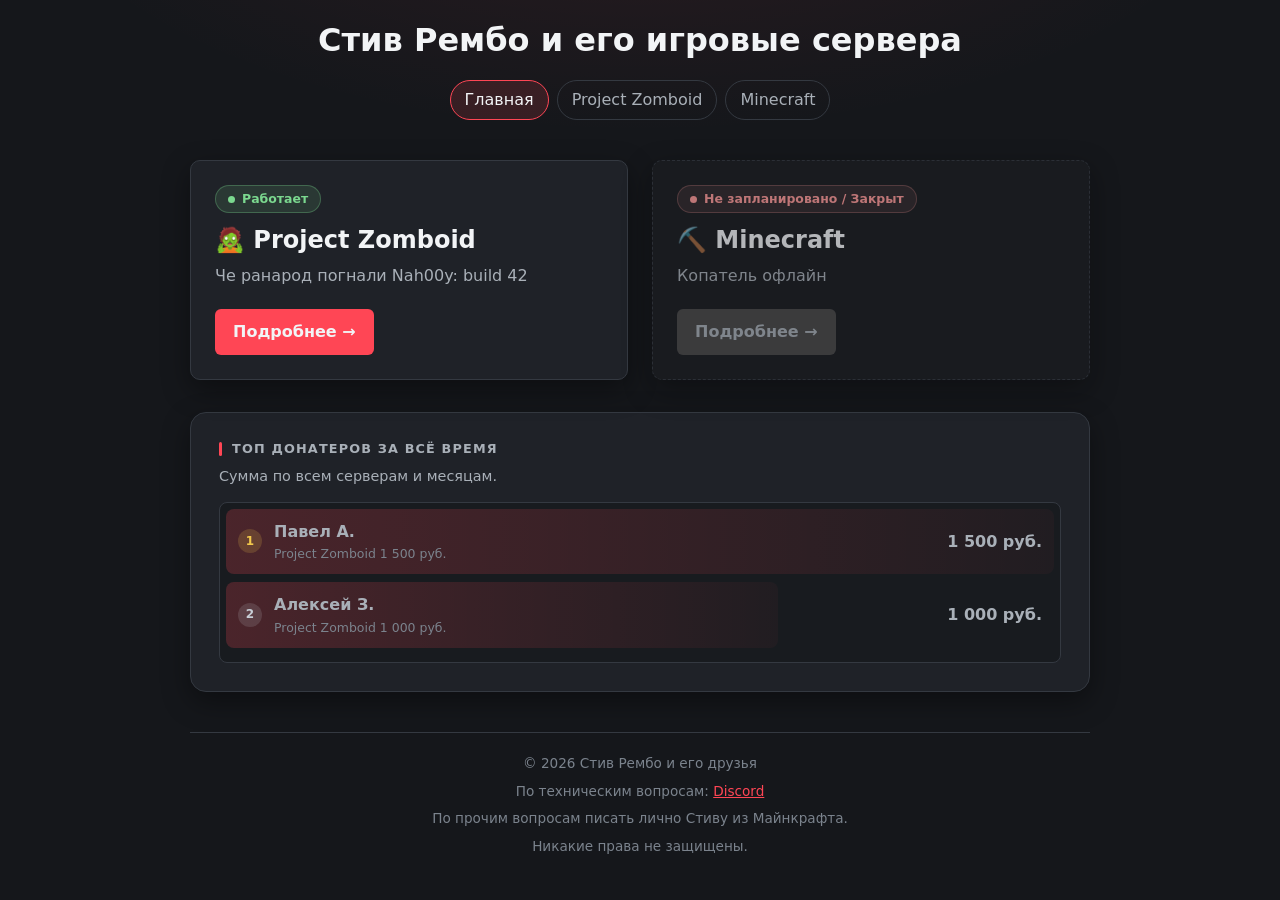
<file: index.html>
<!DOCTYPE html>
<html lang="ru">
<head>
    <meta charset="UTF-8">
    <meta name="viewport" content="width=device-width, initial-scale=1.0">
    <title>Стив Рембо и его игровые сервера</title>
    <link rel="icon" href="favicon.svg" type="image/svg+xml">
    <link rel="stylesheet" href="css/styles.css">
</head>
<body data-page="index">

<div class="container">
    <header class="site-header">
        <h1>Стив Рембо и его игровые сервера</h1>

        <nav class="site-nav" data-role="site-nav" aria-label="Основная навигация"></nav>
    </header>

    <main>
        <section class="game-grid" data-role="game-grid" aria-label="Список игровых серверов"></section>

        <!-- Общий топ донатеров: сумма по всем играм и месяцам -->
        <section class="server-card home-top" data-role="global-top" aria-labelledby="home-donators-title" hidden>
            <div class="section-head">
                <h2 class="section-title" id="home-donators-title">Топ донатеров за всё время</h2>
            </div>
            <p class="note">Сумма по всем серверам и месяцам.</p>
            <div class="donators-list" data-role="global-donators"></div>
        </section>

        <noscript>
            <p class="note">Для отображения списка игр включите JavaScript.</p>
        </noscript>
    </main>

    <footer class="site-footer" data-role="site-footer"></footer>
</div>

<!-- Шаблон карточки игры на главной -->
<template id="game-card-template">
    <article class="game-card">
        <span class="status-badge" data-role="card-status"></span>
        <h2><a data-role="card-link"></a></h2>
        <p class="placeholder" data-role="card-description"></p>
        <a class="button" data-role="card-button">Подробнее →</a>
    </article>
</template>

<script src="data/games.js" defer></script>
<script src="data/donations.js" defer></script>
<script src="js/footer.js" defer></script>
<script src="js/main.js" defer></script>
</body>
</html>
</file>
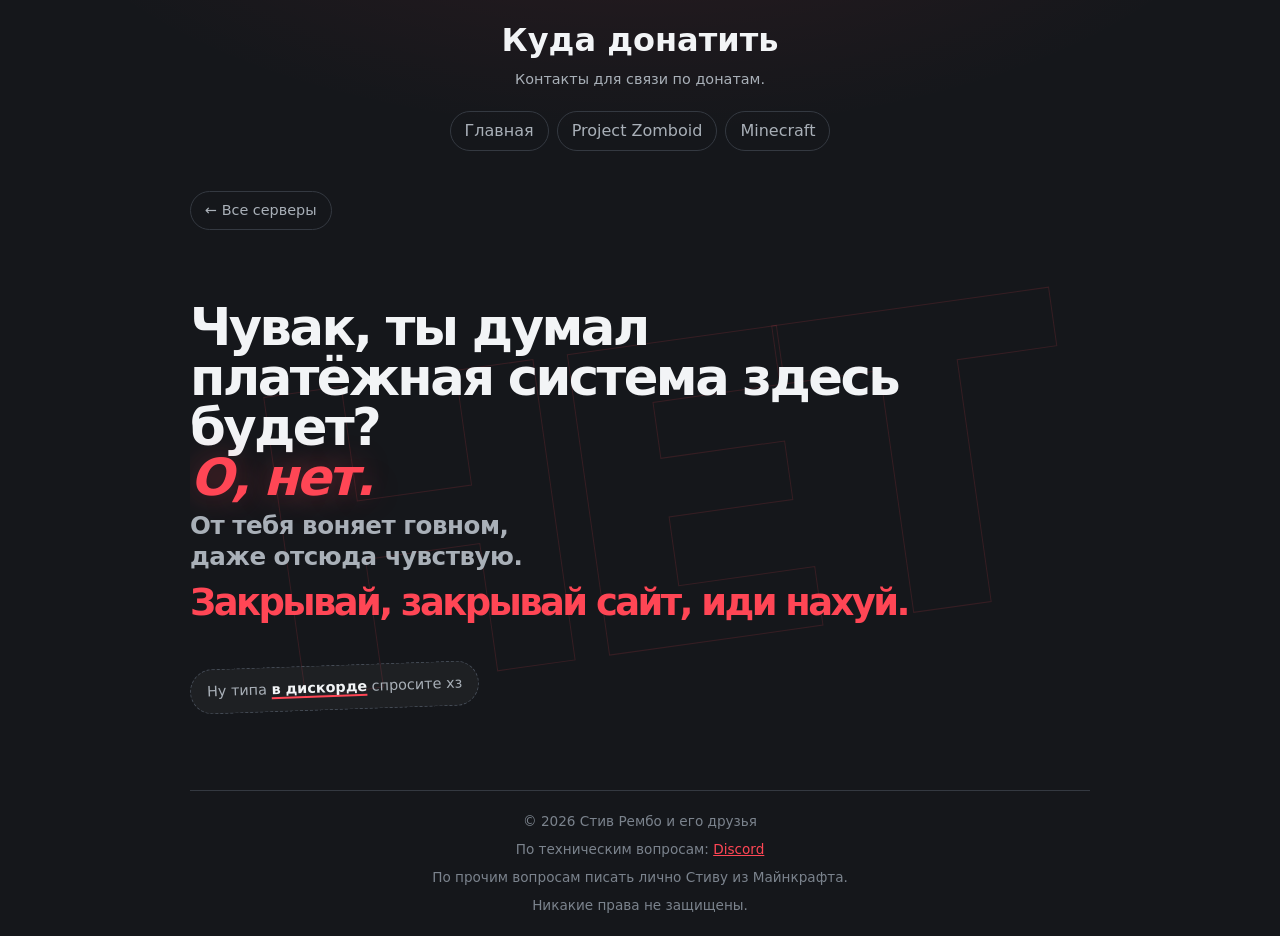
<file: contacts.html>
<!DOCTYPE html>
<html lang="ru">
<head>
    <meta charset="UTF-8">
    <meta name="viewport" content="width=device-width, initial-scale=1.0">
    <title>Куда донатить — Стив Рембо и его друзья</title>
    <link rel="icon" href="favicon.svg" type="image/svg+xml">
    <link rel="stylesheet" href="css/styles.css">
</head>
<body data-page="contacts">

<div class="container">
    <header class="site-header">
        <h1>Куда донатить</h1>
        <p class="note">Контакты для связи по донатам.</p>

        <nav class="site-nav" data-role="site-nav" aria-label="Основная навигация"></nav>
    </header>

    <main>
        <a class="back-link" href="index.html">← Все серверы</a>

        <article class="contacts-hero">
            <h2 class="contacts-hero__title">
                <span class="contacts-hero__line">Чувак, ты думал</span>
                <span class="contacts-hero__line">платёжная система здесь будет?</span>
                <span class="contacts-hero__line contacts-hero__line--no">О, нет.</span>
                <span class="contacts-hero__line contacts-hero__line--aside">От тебя воняет говном,<br>даже отсюда чувствую.</span>
                <span class="contacts-hero__line contacts-hero__line--shout">Закрывай, закрывай сайт, иди нахуй.</span>
            </h2>

            <p class="contacts-hero__caption">Ну типа <a href="https://discord.com/users/264851238267518977" target="_blank" rel="noopener noreferrer">в дискорде</a> спросите хз</p>
        </article>
    </main>

    <footer class="site-footer" data-role="site-footer"></footer>
</div>

<script src="data/games.js" defer></script>
<script src="js/footer.js" defer></script>
<script src="js/main.js" defer></script>
</body>
</html>
</file>
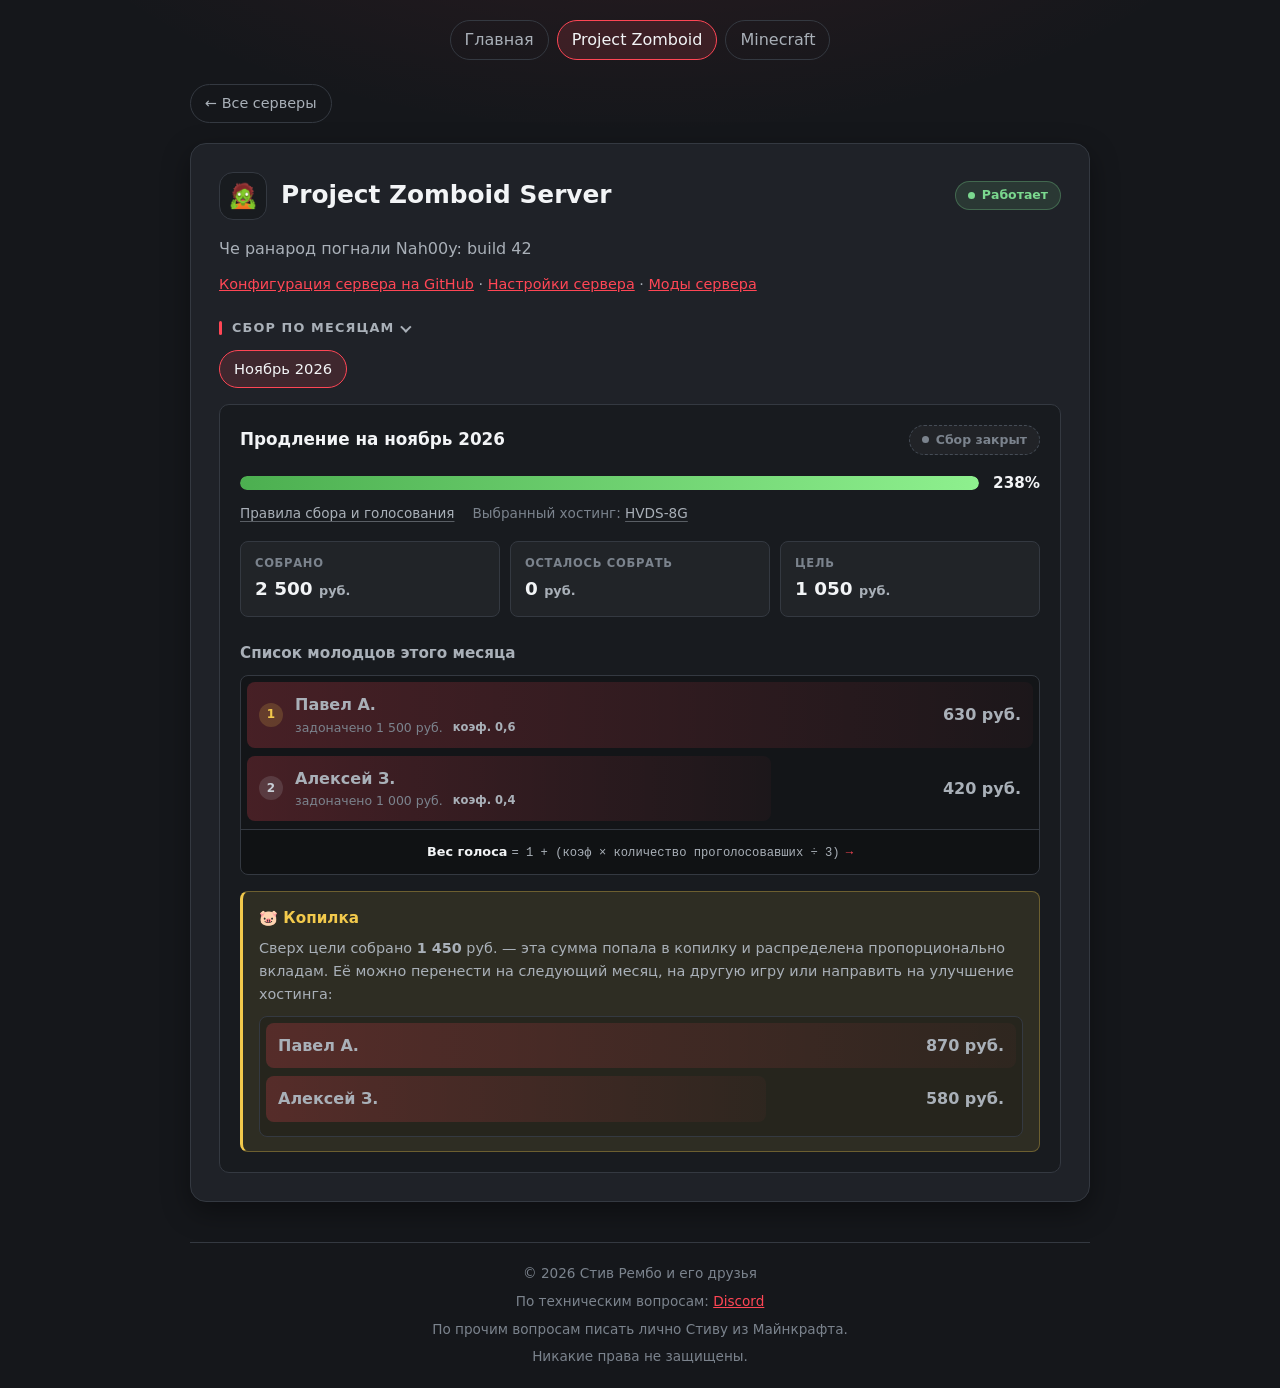
<file: game.html>
<!DOCTYPE html>
<html lang="ru">
<head>
    <meta charset="UTF-8">
    <meta name="viewport" content="width=device-width, initial-scale=1.0">
    <title>Игра — Стив Рембо и его друзья</title>
    <link rel="icon" href="favicon.svg" type="image/svg+xml">
    <link rel="stylesheet" href="css/styles.css">
</head>
<body data-page="game">

<div class="container">
    <header class="site-header">
        <nav class="site-nav" data-role="site-nav" aria-label="Основная навигация"></nav>
    </header>

    <main>
        <a class="back-link" href="index.html">← Все серверы</a>

        <div class="note game-error" data-role="game-error" hidden>
            <h1>Игра не найдена</h1>
            <p>Такой игры нет. <a href="index.html">Вернуться на главную</a>.</p>
        </div>

        <!-- Шаблон страницы игры: статика из data/games.js,
             сборы — из data/donations.js -->
        <article class="server-card" data-role="game-page" data-fund-widget hidden>
            <header class="server-card__header">
                <h1 class="server-card__title">
                    <span class="server-card__emoji" data-role="game-emoji" aria-hidden="true"></span>
                    <span class="server-card__name" data-role="game-card-title"></span>
                </h1>
                <span class="status-badge" data-role="game-status"></span>
            </header>

            <p class="server-card__description placeholder" data-role="game-description">[Заполнить: краткое описание сервера]</p>

            <!-- Ссылки на актуальные данные сервера в его репозитории -->
            <p class="note game-sources" data-role="game-sources" hidden></p>

            <!-- Сбор по месяцам -->
            <section class="fund-section" data-role="monthly-block">
                <div class="section-head">
                    <h2 class="section-title" id="game-monthly-title">
                        <button class="section-toggle" type="button" id="game-monthly-toggle"
                                data-role="section-toggle" aria-expanded="true"
                                aria-controls="game-monthly-body">
                            Сбор по месяцам
                        </button>
                    </h2>
                </div>

                <div class="section-body" id="game-monthly-body" role="region"
                     aria-labelledby="game-monthly-toggle">
                    <div class="month-tabs" role="tablist" aria-label="Выбор месяца" data-role="month-tabs"></div>

                    <div class="month-panel" id="game-month-panel" role="tabpanel" data-role="month-panel">
                        <div class="month-panel__head">
                            <h3 data-role="month-title">—</h3>
                            <span class="collect-state" data-role="month-state"></span>
                        </div>

                        <div class="progress-row">
                            <div class="progress-bar"
                                 data-role="month-progress-bar"
                                 role="progressbar"
                                 aria-label="Сбор за выбранный месяц"
                                 aria-valuemin="0"
                                 aria-valuemax="0"
                                 aria-valuenow="0">
                                <div class="progress-fill" data-role="month-progress-fill"></div>
                            </div>
                            <span class="progress-percent" data-role="month-progress-percent" aria-hidden="true"></span>
                        </div>

                        <div class="progress-hints">
                            <a class="progress-hint progress-hint--primary" href="contacts.html"
                               data-role="month-donate-link">
                                Как задонатить?
                            </a>
                            <a class="progress-hint" href="rules.html">
                                Правила сбора и голосования
                            </a>
                            <span class="hosting-hint" data-role="game-hosting" hidden>
                                Выбранный хостинг:
                                <a class="progress-hint" data-role="game-hosting-link"></a>
                            </span>
                        </div>

                        <dl class="fund-stats">
                            <div class="fund-stat">
                                <dt>Собрано</dt>
                                <dd><strong data-role="month-collected">0</strong> <span class="unit">руб.</span></dd>
                            </div>
                            <div class="fund-stat">
                                <dt>Осталось собрать</dt>
                                <dd><strong data-role="month-remaining">0</strong> <span class="unit" data-role="month-remaining-unit">руб.</span></dd>
                            </div>
                            <div class="fund-stat">
                                <dt>Цель</dt>
                                <dd><strong data-role="month-target">0</strong> <span class="unit" data-role="month-target-unit">руб.</span></dd>
                            </div>
                        </dl>

                        <p class="note month-pending-note" data-role="month-pending-note" hidden>
                            Цель на этот месяц ещё не задана.
                        </p>

                        <h4 class="month-panel__subtitle">Список молодцов этого месяца</h4>
                        <div class="donators-list" data-role="month-donators">
                            <p class="empty-state">Загрузка...</p>
                        </div>

                        <div class="piggy-block" data-role="month-piggy" hidden>
                            <h4 class="piggy-block__title">🐷 Копилка</h4>
                            <p class="note">
                                Сверх цели собрано <strong data-role="month-piggy-total">0</strong> руб. — эта сумма попала в копилку и распределена пропорционально вкладам. Её можно перенести на следующий месяц, на другую игру или направить на улучшение хостинга:
                            </p>
                            <div class="donators-list" data-role="month-piggy-list"></div>
                        </div>
                    </div>
                </div>
            </section>

            <p class="note fund-empty" data-role="fund-empty" hidden>
                Сборы ещё не открыты. Как только появится цель на месяц, здесь появятся прогресс и список донатеров.
            </p>
        </article>

        <noscript>
            <p class="note">Для отображения страницы игры включите JavaScript.</p>
        </noscript>
    </main>

    <footer class="site-footer" data-role="site-footer"></footer>
</div>

<script src="data/games.js" defer></script>
<script src="data/donations.js" defer></script>
<script src="js/footer.js" defer></script>
<script src="js/main.js" defer></script>
</body>
</html>
</file>
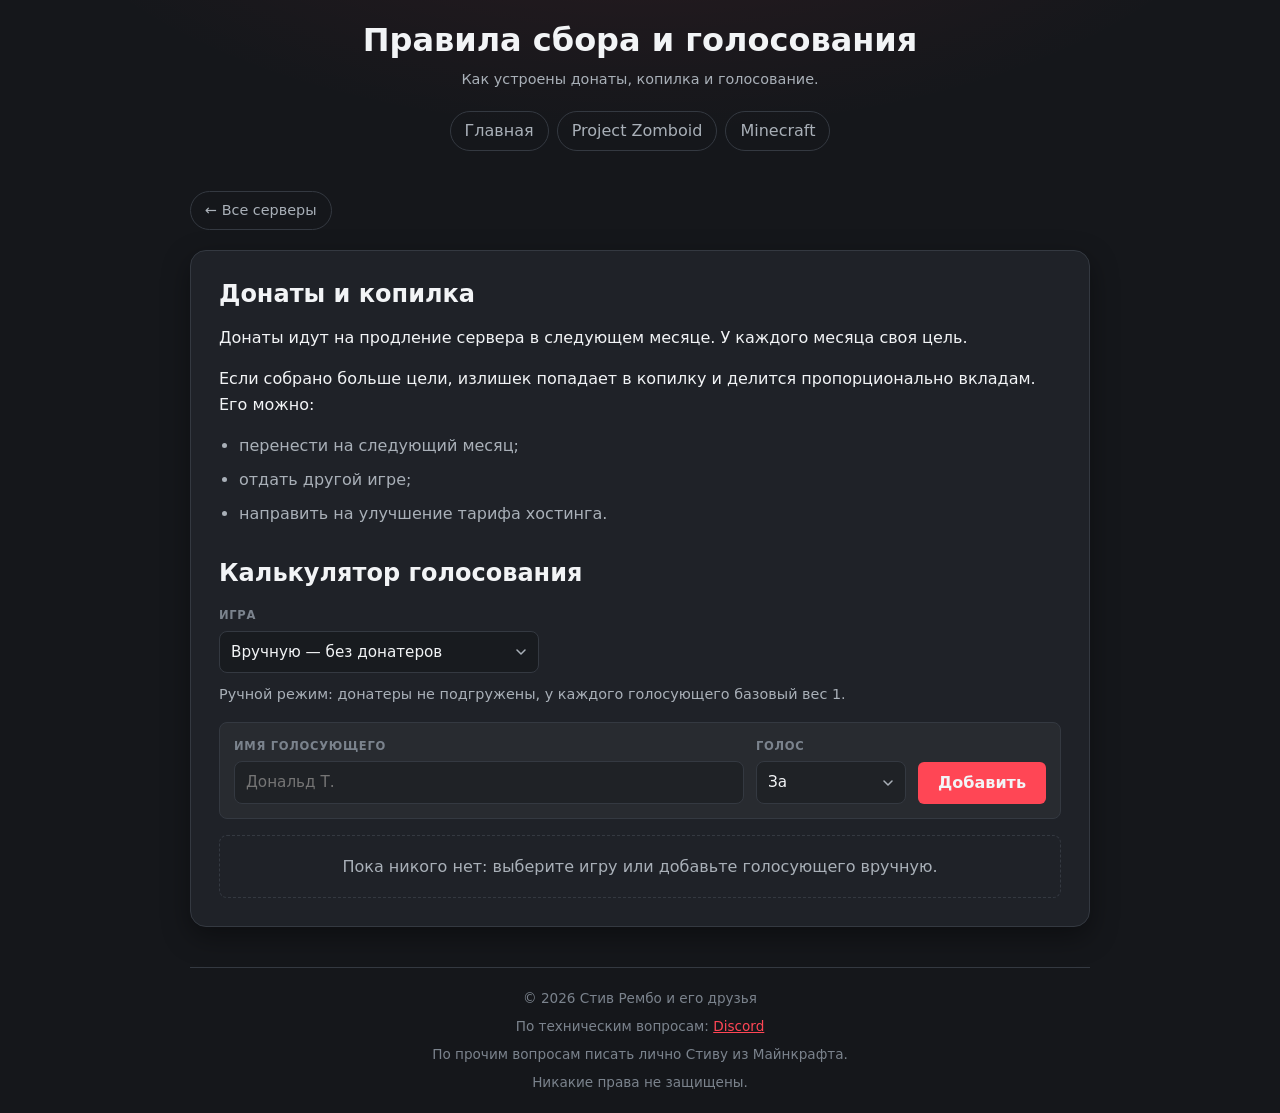
<file: rules.html>
<!DOCTYPE html>
<html lang="ru">
<head>
    <meta charset="UTF-8">
    <meta name="viewport" content="width=device-width, initial-scale=1.0">
    <title>Правила сбора и голосования — Стив Рембо и его друзья</title>
    <link rel="icon" href="favicon.svg" type="image/svg+xml">
    <link rel="stylesheet" href="css/styles.css">
</head>
<body data-page="rules">

<div class="container">
    <header class="site-header">
        <h1>Правила сбора и голосования</h1>
        <p class="note">Как устроены донаты, копилка и голосование.</p>

        <nav class="site-nav" data-role="site-nav" aria-label="Основная навигация"></nav>
    </header>

    <main>
        <a class="back-link" href="index.html">← Все серверы</a>

        <article class="server-card rules-content">
            <h2>Донаты и копилка</h2>

            <p>Донаты идут на продление сервера в следующем месяце. У каждого месяца своя цель.</p>

            <p>Если собрано больше цели, излишек попадает в копилку и делится пропорционально вкладам. Его можно:</p>

            <ul>
                <li>перенести на следующий месяц;</li>
                <li>отдать другой игре;</li>
                <li>направить на улучшение тарифа хостинга.</li>
            </ul>

            <h2 id="vote-strength">Калькулятор голосования</h2>

            <div class="vote-calculator" data-role="vote-calculator">
                <div class="vote-calculator__settings">
                    <label class="vote-field vote-field--game">
                        <span class="vote-field__label">Игра</span>
                        <select class="vote-field__control" data-role="vote-game">
                            <option value="">Вручную — без донатеров</option>
                        </select>
                    </label>

                    <label class="vote-field" data-role="vote-month-field" hidden>
                        <span class="vote-field__label">Сбор за месяц</span>
                        <select class="vote-field__control" data-role="vote-month"></select>
                    </label>
                </div>

                <p class="note vote-calculator__source" data-role="vote-source" hidden></p>

                <form class="vote-add" data-role="vote-add-form">
                    <label class="vote-field">
                        <span class="vote-field__label">Имя голосующего</span>
                        <input class="vote-field__control" type="text" name="voter" maxlength="80"
                               autocomplete="off" placeholder="Дональд Т."
                               data-role="vote-name" required>
                    </label>

                    <label class="vote-field">
                        <span class="vote-field__label">Голос</span>
                        <select class="vote-field__control" data-role="vote-choice">
                            <option value="for">За</option>
                            <option value="against">Против</option>
                        </select>
                    </label>

                    <button class="button vote-add__button" type="submit">Добавить</button>

                    <p class="vote-add__error" data-role="vote-error" role="alert" hidden></p>
                </form>

                <div class="table-wrap vote-table-wrap" data-role="vote-table-wrap" hidden>
                    <table class="vote-table">
                        <thead>
                        <tr>
                            <th scope="col">Голосующий</th>
                            <th scope="col">Коэф.</th>
                            <th scope="col">Голос</th>
                            <th scope="col">Вес голоса</th>
                            <th scope="col" aria-label="Действия"></th>
                        </tr>
                        </thead>
                        <tbody data-role="vote-rows"></tbody>
                    </table>
                </div>

                <p class="empty-state vote-empty" data-role="vote-empty">
                    Пока никого нет: выберите игру или добавьте голосующего вручную.
                </p>

                <div class="vote-results" data-role="vote-results" hidden>
                    <h3 class="vote-results__title">Итог голосования</h3>

                    <div class="vote-results__grid">
                        <div class="vote-result vote-result--for">
                            <span class="vote-result__label">За</span>
                            <strong class="vote-result__value" data-role="vote-for">0</strong>
                            <span class="vote-result__meta"><span data-role="vote-for-count">0</span> чел.</span>
                        </div>

                        <div class="vote-result vote-result--against">
                            <span class="vote-result__label">Против</span>
                            <strong class="vote-result__value" data-role="vote-against">0</strong>
                            <span class="vote-result__meta"><span data-role="vote-against-count">0</span> чел.</span>
                        </div>
                    </div>

                    <p class="vote-turnout">
                        Сделали выбор: <strong data-role="vote-participants">0</strong>
                        из <strong data-role="vote-total">0</strong> голосующих.
                    </p>

                    <p class="vote-verdict" data-role="vote-verdict" aria-live="polite">Пока никто не голосовал.</p>

                    <p class="note vote-formula-note" data-role="vote-formula-note">
                        Вес голоса = 1 + (коэф. × количество проголосовавших).
                    </p>
                </div>
            </div>

            <noscript>
                <p class="note">Для работы калькулятора включите JavaScript.</p>
            </noscript>
        </article>
    </main>

    <footer class="site-footer" data-role="site-footer"></footer>
</div>

<script src="data/games.js" defer></script>
<script src="data/donations.js" defer></script>
<script src="js/footer.js" defer></script>
<script src="js/main.js" defer></script>
</body>
</html>
</file>
<file: css/styles.css>
/* ============================================================
   Общие стили сайта
   ============================================================ */

:root {
    --bg-color: #15171b;
    --bg-glow: rgba(255, 70, 85, 0.10);
    --card-bg: #1f2228;
    --card-bg-alt: rgba(0, 0, 0, 0.22);
    --surface-hover: rgba(255, 255, 255, 0.04);
    --accent-color: #ff4655;
    --accent-soft: rgba(255, 70, 85, 0.14);
    --success-color: #7bd88f;
    --text-color: #f2f4f6;
    --text-secondary: #a9b0b8;
    --text-muted: #7b838d;
    --border-color: #343941;
    --border-strong: #454c56;
    --radius: 10px;
    --radius-sm: 8px;
    --radius-lg: 16px;
    --shadow: 0 10px 28px rgba(0, 0, 0, 0.38);
    --shadow-soft: 0 2px 8px rgba(0, 0, 0, 0.24);
    --max-width: 900px;
}

* {
    box-sizing: border-box;
}

/* Атрибут hidden должен побеждать любые display из наших правил */
[hidden] {
    display: none !important;
}

html {
    color-scheme: dark;
}

body {
    font-family: 'Segoe UI', system-ui, -apple-system, Tahoma, Geneva, Verdana, sans-serif;
    background-color: var(--bg-color);
    background-image: radial-gradient(900px 420px at 50% -160px, var(--bg-glow), transparent 70%);
    background-repeat: no-repeat;
    color: var(--text-color);
    margin: 0;
    padding: 20px;
    line-height: 1.6;
    -webkit-font-smoothing: antialiased;
}

a {
    color: var(--accent-color);
}

h1, h2, h3 {
    line-height: 1.25;
}

:focus-visible {
    outline: 2px solid var(--accent-color);
    outline-offset: 2px;
}

.container {
    max-width: var(--max-width);
    margin: 0 auto;
}

/* ============================================================
   Шапка и навигация
   ============================================================ */

.site-header {
    text-align: center;
    margin-bottom: 40px;
}

.site-header h1 {
    margin: 0 0 8px;
}

.site-header p {
    margin: 0;
    color: var(--text-secondary);
}

.site-nav {
    display: flex;
    flex-wrap: wrap;
    justify-content: center;
    gap: 8px;
    margin-top: 20px;
}

.site-nav a {
    color: var(--text-secondary);
    text-decoration: none;
    padding: 6px 14px;
    border: 1px solid var(--border-color);
    border-radius: 999px;
    transition: background-color 0.2s, color 0.2s, border-color 0.2s;
}

.site-nav a:hover,
.site-nav a[aria-current="page"] {
    color: var(--text-color);
    background: var(--accent-soft);
    border-color: var(--accent-color);
}

.back-link {
    display: inline-flex;
    align-items: center;
    gap: 6px;
    margin-bottom: 20px;
    padding: 7px 14px;
    border: 1px solid var(--border-color);
    border-radius: 999px;
    color: var(--text-secondary);
    text-decoration: none;
    font-size: 0.9rem;
    transition: color 0.2s, border-color 0.2s, background-color 0.2s;
}

.back-link:hover {
    color: var(--text-color);
    border-color: var(--border-strong);
    background: var(--surface-hover);
}

/* На странице игры в шапке остаётся только навигация:
   название сервера показывает сама карточка */
body[data-page="game"] .site-header {
    margin-bottom: 24px;
}

body[data-page="game"] .site-header .site-nav {
    margin-top: 0;
}

/* Игры с таким id нет в data/games.js */
.game-error h1 {
    margin: 0 0 8px;
    font-size: 1.5rem;
}

.game-error p {
    margin: 0;
}

/* ============================================================
   Главная страница: карточки игр
   ============================================================ */

.game-grid {
    display: grid;
    grid-template-columns: repeat(auto-fit, minmax(260px, 1fr));
    gap: 24px;
}

.game-card {
    display: flex;
    flex-direction: column;
    background-color: var(--card-bg);
    border: 1px solid var(--border-color);
    border-radius: var(--radius);
    padding: 24px;
    box-shadow: var(--shadow);
    transition: transform 0.2s, border-color 0.2s;
}

.game-card:hover {
    transform: translateY(-3px);
    border-color: rgba(255, 70, 85, 0.5);
}

/* Закрытая или не запланированная игра */
.game-card--closed {
    background-color: #1b1d21;
    border-style: dashed;
    opacity: 0.72;
}

.game-card--closed:hover {
    opacity: 1;
    border-color: rgba(255, 70, 85, 0.45);
}

.game-card--closed .button {
    background-color: #4a4a4a;
    color: var(--text-secondary);
}

.game-card--closed .button:hover {
    filter: none;
    color: var(--text-color);
}

.game-card h2 {
    margin: 12px 0 8px;
}

.game-card h2 a {
    color: var(--text-color);
    text-decoration: none;
}

.game-card h2 a:hover {
    color: var(--accent-color);
}

.game-card p {
    margin: 0 0 20px;
    color: var(--text-secondary);
}

.game-card .button {
    margin-top: auto;
    align-self: flex-start;
}

/* В карточке бейдж не должен растягиваться на всю ширину */
.game-card .status-badge {
    align-self: flex-start;
}

/* Общий топ донатеров на главной */
.home-top {
    margin-top: 32px;
    margin-bottom: 0;
}

.home-top .section-head {
    margin-bottom: 8px;
}

.home-top > .note {
    margin: 0 0 14px;
}

.button {
    display: inline-block;
    padding: 10px 18px;
    background-color: var(--accent-color);
    color: var(--text-color);
    border-radius: 6px;
    font-weight: 600;
    text-decoration: none;
    transition: filter 0.2s, transform 0.2s;
}

.button:hover {
    filter: brightness(1.1);
    transform: translateY(-1px);
}

/* ============================================================
   Карточка сервера
   ============================================================ */

.server-card {
    background-color: var(--card-bg);
    border: 1px solid var(--border-color);
    border-radius: var(--radius-lg);
    padding: 28px;
    margin-bottom: 30px;
    box-shadow: var(--shadow);
}

/* Шапка страницы сервера: иконка, название, бейдж статуса */

.server-card__header {
    display: flex;
    flex-wrap: wrap;
    align-items: center;
    justify-content: space-between;
    gap: 12px 16px;
    margin: 0 0 16px;
}

.server-card__title {
    display: flex;
    align-items: center;
    gap: 14px;
    min-width: 0;
    margin: 0;
    font-size: 1.55rem;
}

.server-card__name {
    overflow-wrap: anywhere;
}

.server-card__description {
    margin: 0 0 24px;
    color: var(--text-secondary);
}

/* Ссылки на актуальные данные сервера: настройки, моды и т. п. */
.game-sources {
    margin: -12px 0 24px;
}

.server-card__emoji {
    flex: 0 0 auto;
    display: inline-flex;
    align-items: center;
    justify-content: center;
    width: 48px;
    height: 48px;
    border: 1px solid var(--border-color);
    border-radius: 14px;
    background: var(--card-bg-alt);
    font-size: 1.5rem;
    line-height: 1;
}

.server-card__header .status-badge {
    flex: 0 1 auto;
    margin-left: auto;
    text-align: center;
}

.status-badge {
    display: inline-flex;
    align-items: center;
    gap: 7px;
    padding: 5px 12px;
    border: 1px solid var(--border-strong);
    border-radius: 999px;
    background: var(--surface-hover);
    color: var(--text-secondary);
    font-size: 0.78rem;
    font-weight: 600;
    line-height: 1.35;
}

.status-badge::before {
    content: '';
    flex: 0 0 auto;
    width: 7px;
    height: 7px;
    border-radius: 50%;
    background: currentColor;
}

.status-badge--dev {
    color: #ffb703;
    background: rgba(255, 183, 3, 0.12);
    border-color: rgba(255, 183, 3, 0.3);
}

.status-badge--live {
    color: var(--success-color);
    background: rgba(123, 216, 143, 0.12);
    border-color: rgba(123, 216, 143, 0.3);
}

.status-badge--planned {
    color: #9ecbff;
    background: rgba(158, 203, 255, 0.12);
    border-color: rgba(158, 203, 255, 0.3);
}

.status-badge--closed {
    color: #ff9b9b;
    background: rgba(255, 155, 155, 0.1);
    border-color: rgba(255, 155, 155, 0.28);
}

/* ============================================================
   Сбор средств
   ============================================================ */

.section-title {
    display: flex;
    align-items: center;
    gap: 10px;
    margin: 0 0 14px;
    font-size: 0.8rem;
    font-weight: 700;
    letter-spacing: 0.09em;
    text-transform: uppercase;
    color: var(--text-secondary);
}

.section-title::before {
    content: '';
    flex: 0 0 auto;
    width: 3px;
    height: 14px;
    border-radius: 2px;
    background: var(--accent-color);
}

/* Заголовок-кнопка сворачиваемой секции: вся подпись кликабельна,
   шеврон показывает состояние, фокус и клавиатура работают нативно. */
.section-toggle {
    display: inline-flex;
    align-items: center;
    gap: 8px;
    min-height: 24px;
    margin: -4px -6px;
    padding: 4px 6px;
    border: 0;
    border-radius: var(--radius-sm);
    background: none;
    -webkit-appearance: none;
    appearance: none;
    color: inherit;
    font: inherit;
    letter-spacing: inherit;
    text-transform: inherit;
    text-align: left;
    cursor: pointer;
    transition: color 0.2s, background-color 0.2s;
}

.section-toggle:hover {
    color: var(--text-color);
    background: var(--surface-hover);
}

.section-toggle::after {
    content: '';
    flex: 0 0 auto;
    width: 0.45em;
    height: 0.45em;
    margin-top: -0.22em;
    border-right: 2px solid currentColor;
    border-bottom: 2px solid currentColor;
    transform: rotate(45deg);
    transition: transform 0.2s;
}

.section-toggle[aria-expanded="false"]::after {
    transform: rotate(-45deg);
}

/* В свёрнутом виде заголовку не нужен отступ под скрытый контент */
.is-collapsed > .section-head,
.is-collapsed > .section-title {
    margin-bottom: 0;
}

.section-head {
    display: flex;
    align-items: center;
    justify-content: space-between;
    gap: 12px;
    margin-bottom: 14px;
}

.section-head .section-title {
    margin-bottom: 0;
}

.fund-section {
    margin-bottom: 28px;
}

.fund-section:last-of-type {
    margin-bottom: 0;
}

.fund-empty {
    padding: 18px;
    border: 1px dashed var(--border-color);
    border-radius: var(--radius-sm);
    text-align: center;
}

/* Полоса сбора */
.progress-row {
    display: flex;
    align-items: center;
    gap: 14px;
}

.progress-bar {
    position: relative;
    flex: 1 1 auto;
    height: 14px;
    background: rgba(255, 255, 255, 0.08);
    border-radius: 999px;
    box-shadow: inset 0 1px 2px rgba(0, 0, 0, 0.45);
    overflow: hidden;
}

.progress-fill {
    width: 0;
    height: 100%;
    border-radius: inherit;
    background: linear-gradient(90deg, #4caf50, #8ef08e);
    box-shadow: 0 0 12px rgba(140, 240, 140, 0.3);
    transition: width 1s ease-in-out;
}

/* Справка о выбранном хостинге рядом со ссылками на правила */
.hosting-hint {
    color: var(--text-muted);
    font-size: 0.85rem;
}

.progress-percent {
    flex: 0 0 auto;
    min-width: 4ch;
    text-align: right;
    font-size: 0.95rem;
    font-weight: 700;
    font-variant-numeric: tabular-nums;
    color: var(--text-color);
}

.progress-hints {
    display: flex;
    flex-wrap: wrap;
    gap: 6px 18px;
    margin-top: 8px;
}

.progress-hint {
    display: inline-block;
    color: var(--text-secondary);
    font-size: 0.85rem;
    text-decoration: underline;
    text-decoration-color: rgba(169, 176, 184, 0.45);
    text-underline-offset: 3px;
    transition: color 0.2s, text-decoration-color 0.2s;
}

.progress-hint:hover,
.progress-hint:focus-visible {
    color: var(--accent-color);
    text-decoration-color: currentColor;
}

/* Главный призыв рядом с прогрессом — акцентный цвет палитры */
.progress-hint--primary {
    color: var(--accent-color);
    font-weight: 600;
    text-decoration-color: rgba(255, 70, 85, 0.45);
}

.progress-hint--primary:hover,
.progress-hint--primary:focus-visible {
    color: var(--text-color);
    text-decoration-color: var(--accent-color);
}

/* Итоги сбора: собрано / осталось / цель */
.fund-stats {
    display: grid;
    grid-template-columns: repeat(3, minmax(0, 1fr));
    gap: 10px;
    margin: 16px 0 0;
}

.fund-stat {
    padding: 12px 14px;
    border: 1px solid var(--border-color);
    border-radius: var(--radius-sm);
    background: var(--surface-hover);
}

.fund-stat dt {
    margin-bottom: 2px;
    font-size: 0.72rem;
    font-weight: 600;
    letter-spacing: 0.06em;
    text-transform: uppercase;
    color: var(--text-muted);
}

.fund-stat dd {
    margin: 0;
    font-size: 1.15rem;
    font-weight: 700;
    font-variant-numeric: tabular-nums;
    color: var(--text-color);
}

.fund-stat .unit {
    font-size: 0.8rem;
    font-weight: 600;
    color: var(--text-secondary);
}

.month-pending-note {
    margin: 12px 0 0;
}

/* Копилка: излишек сверх цели */
.piggy-block {
    margin: 16px 0 0;
    padding: 14px 16px;
    border: 1px solid rgba(242, 201, 76, 0.32);
    border-left: 3px solid #f2c94c;
    border-radius: var(--radius-sm);
    background: rgba(242, 201, 76, 0.1);
}

.piggy-block__title {
    margin: 0 0 6px;
    font-size: 0.95rem;
    color: #f2c94c;
}

.piggy-block .note {
    margin: 0 0 10px;
}

.piggy-block .donators-list {
    background: rgba(0, 0, 0, 0.18);
}

/* Переключатель месяцев */
.month-tabs {
    display: flex;
    flex-wrap: wrap;
    gap: 8px;
    margin-bottom: 16px;
}

.month-tab {
    padding: 6px 14px;
    border: 1px solid var(--border-color);
    border-radius: 999px;
    background: transparent;
    color: var(--text-secondary);
    font: inherit;
    font-size: 0.92rem;
    cursor: pointer;
    transition: background-color 0.2s, color 0.2s, border-color 0.2s;
}

.month-tab:hover {
    color: var(--text-color);
    border-color: rgba(255, 70, 85, 0.5);
}

.month-tab[aria-selected="true"] {
    color: var(--text-color);
    background: var(--accent-soft);
    border-color: var(--accent-color);
}

.month-tab:focus-visible {
    outline: 2px solid var(--accent-color);
    outline-offset: 2px;
}

/* Панель выбранного месяца */
.month-panel {
    padding: 20px;
    border: 1px solid var(--border-color);
    border-radius: var(--radius);
    background: var(--card-bg-alt);
}

.month-panel__head {
    display: flex;
    flex-wrap: wrap;
    align-items: center;
    justify-content: space-between;
    gap: 10px;
    margin-bottom: 16px;
}

.month-panel__head h3 {
    margin: 0;
    font-size: 1.05rem;
}

.month-panel__subtitle {
    margin: 24px 0 10px;
    font-size: 0.95rem;
    font-weight: 600;
    color: var(--text-secondary);
}

/* Состояние сбора: идёт / цель достигнута / закрыт / нет цели */
.collect-state {
    display: inline-flex;
    align-items: center;
    gap: 7px;
    padding: 4px 12px;
    border: 1px solid var(--border-strong);
    border-radius: 999px;
    background: var(--surface-hover);
    color: var(--text-secondary);
    font-size: 0.78rem;
    font-weight: 600;
}

.collect-state::before {
    content: '';
    flex: 0 0 auto;
    width: 7px;
    height: 7px;
    border-radius: 50%;
    background: currentColor;
}

.collect-state--active {
    color: #ff8a94;
    background: var(--accent-soft);
    border-color: rgba(255, 70, 85, 0.35);
}

.collect-state--done {
    color: var(--success-color);
    background: rgba(123, 216, 143, 0.12);
    border-color: rgba(123, 216, 143, 0.32);
}

.collect-state--idle {
    color: var(--text-muted);
}

.collect-state--closed {
    color: var(--text-muted);
    border-style: dashed;
}

/* Списки донатеров */
.donators-list {
    padding: 6px;
    border: 1px solid var(--border-color);
    border-radius: var(--radius-sm);
    background: var(--card-bg-alt);
}

.donators-list > .empty-state {
    padding: 12px 10px;
}

.donators {
    margin: 0;
    padding: 0;
    list-style: none;
}

.donator {
    position: relative;
    display: flex;
    align-items: center;
    gap: 12px;
    padding: 10px 12px;
    border-radius: var(--radius-sm);
    isolation: isolate;
}

.donator + .donator {
    margin-top: 2px;
}

/* Полоска-доля от максимального взноса в списке */
.donator__share {
    position: absolute;
    inset: 0 auto 0 0;
    width: 0;
    border-radius: inherit;
    background: linear-gradient(90deg, rgba(255, 70, 85, 0.22), rgba(255, 70, 85, 0.04));
    transition: width 0.6s ease;
    z-index: -1;
}

.donator__rank {
    flex: 0 0 auto;
    display: inline-flex;
    align-items: center;
    justify-content: center;
    width: 24px;
    height: 24px;
    border-radius: 50%;
    background: rgba(255, 255, 255, 0.07);
    color: var(--text-secondary);
    font-size: 0.75rem;
    font-weight: 700;
    font-variant-numeric: tabular-nums;
}

.donator--place-1 .donator__rank {
    background: rgba(242, 201, 76, 0.18);
    color: #f2c94c;
}

.donator--place-2 .donator__rank {
    background: rgba(200, 206, 214, 0.16);
    color: #c8ced6;
}

.donator--place-3 .donator__rank {
    background: rgba(208, 138, 90, 0.18);
    color: #d08a5a;
}

.donator__info {
    flex: 1 1 auto;
    min-width: 0;
    display: flex;
    flex-direction: column;
}

.donator__name {
    overflow: hidden;
    font-weight: 600;
    text-overflow: ellipsis;
    white-space: nowrap;
}

/* Пояснение под именем: полный взнос и вклад в силу голоса */
.donator__meta {
    display: flex;
    flex-wrap: wrap;
    gap: 0 10px;
}

.donator__note {
    font-size: 0.78rem;
    color: var(--text-muted);
}

.donator__ratio {
    font-size: 0.72rem;
    font-weight: 600;
    color: var(--text-secondary);
    font-variant-numeric: tabular-nums;
    white-space: nowrap;
}

/* Формула силы голоса в рамке списка: вся строка — ссылка на правила */
.vote-formula {
    display: block;
    margin: 6px -6px -6px;
    padding: 12px 10px;
    border-top: 1px solid var(--border-color);
    border-radius: 0 0 7px 7px;
    background: rgba(0, 0, 0, 0.16);
    color: var(--text-secondary);
    font-size: 0.8rem;
    line-height: 1.5;
    text-align: center;
    text-decoration: none;
    transition: background-color 0.2s, color 0.2s;
}

.vote-formula:hover,
.vote-formula:focus-visible {
    background: var(--accent-soft);
    color: var(--text-color);
}

.vote-formula__label {
    margin-right: 4px;
    color: var(--text-color);
    font-weight: 700;
    white-space: nowrap;
}

.vote-formula__expr {
    font-family: ui-monospace, SFMono-Regular, Consolas, 'Liberation Mono', monospace;
    font-size: 0.76rem;
    font-variant-numeric: tabular-nums;
}

.vote-formula__arrow {
    margin-left: 6px;
    color: var(--accent-color);
    font-weight: 700;
}

.donator__amount {
    flex: 0 0 auto;
    font-weight: 700;
    font-variant-numeric: tabular-nums;
    white-space: nowrap;
}

.empty-state {
    margin: 0;
    color: var(--text-secondary);
}

/* Постраничная выдача донатеров */
.donators-pagination {
    display: flex;
    flex-wrap: wrap;
    align-items: center;
    justify-content: space-between;
    gap: 8px 12px;
    margin-top: 4px;
    padding: 10px 8px 4px;
    border-top: 1px solid var(--border-color);
}

.donators-page-button {
    padding: 5px 12px;
    border: 1px solid var(--border-color);
    border-radius: 6px;
    background: transparent;
    color: var(--text-color);
    font: inherit;
    cursor: pointer;
    transition: background-color 0.2s, border-color 0.2s;
}

.donators-page-button:hover:not(:disabled) {
    background: var(--accent-soft);
    border-color: var(--accent-color);
}

.donators-page-button:disabled {
    opacity: 0.45;
    cursor: default;
}

.donators-page-status {
    color: var(--text-muted);
    font-size: 0.85rem;
}

ul {
    padding-left: 20px;
    color: var(--text-secondary);
}

li {
    margin-bottom: 8px;
}

.note {
    color: var(--text-secondary);
    font-size: 0.9em;
}

/* Страница контактов: лендинг без карточки */
.contacts-hero {
    position: relative;
    isolation: isolate;
    overflow: hidden;
    margin: 12px 0 40px;
    padding: clamp(20px, 4vw, 40px) 0;
}

.contacts-hero::before {
    content: 'НЕТ';
    position: absolute;
    top: 50%;
    left: 50%;
    z-index: -1;
    transform: translate(-50%, -50%) rotate(-8deg);
    font-size: clamp(12rem, 40vw, 26rem);
    font-weight: 900;
    line-height: 0.7;
    letter-spacing: -0.1em;
    color: transparent;
    -webkit-text-stroke: 1px rgba(255, 70, 85, 0.14);
    pointer-events: none;
    white-space: nowrap;
    user-select: none;
}

.contacts-hero__title {
    margin: 0;
    color: var(--text-color);
    font-size: clamp(1.5rem, 5vw, 3.2rem);
    font-weight: 800;
    letter-spacing: -0.05em;
    line-height: 0.98;
}

.contacts-hero__line {
    display: block;
}

.contacts-hero__line--no {
    color: var(--accent-color);
    font-style: italic;
    text-shadow: 0 0 30px rgba(255, 70, 85, 0.35);
}

.contacts-hero__line--aside {
    margin-top: 0.35em;
    color: var(--text-secondary);
    font-size: 0.48em;
    letter-spacing: -0.02em;
    line-height: 1.25;
}

.contacts-hero__line--shout {
    margin-top: 0.28em;
    color: var(--accent-color);
    font-size: 0.72em;
    line-height: 1.1;
}

.contacts-hero__caption {
    display: inline-block;
    margin: clamp(26px, 5vw, 42px) 0 0;
    padding: 10px 16px;
    border: 1px dashed var(--border-strong);
    border-radius: 999px;
    background: var(--surface-hover);
    color: var(--text-secondary);
    font-size: 0.9rem;
    transform: rotate(-2deg);
    transition: transform 0.2s, border-color 0.2s;
}

.contacts-hero__caption:hover {
    border-color: var(--accent-color);
    transform: rotate(0);
}

.contacts-hero__caption a {
    color: var(--text-color);
    font-weight: 700;
    text-decoration-color: var(--accent-color);
    text-decoration-thickness: 2px;
    text-underline-offset: 3px;
}

.contacts-hero__caption a:hover {
    color: var(--accent-color);
}

.not-found {
    text-align: center;
}

/* Заглушки для текста, который ещё не заполнен */
.placeholder {
    color: var(--text-secondary);
    font-style: italic;
    opacity: 0.75;
}

.site-footer {
    margin-top: 40px;
    padding-top: 20px;
    border-top: 1px solid var(--border-color);
    text-align: center;
    color: var(--text-muted);
    font-size: 0.85em;
}

.site-footer p {
    margin: 0;
}

.site-footer p + p {
    margin-top: 6px;
}

/* Страница правил */
.rules-content h2 {
    margin: 32px 0 12px;
}

.rules-content h2:first-child {
    margin-top: 0;
}

.rules-content h3 {
    margin: 24px 0 10px;
}

.rules-content ul,
.rules-content ol {
    margin: 8px 0 16px;
    color: var(--text-secondary);
}

.rules-content code {
    padding: 1px 5px;
    border-radius: 4px;
    background: rgba(255, 255, 255, 0.08);
    color: var(--text-color);
    font-family: Consolas, 'Courier New', monospace;
    font-size: 0.92em;
}

.rules-content pre {
    margin: 12px 0 18px;
    padding: 14px 16px;
    overflow-x: auto;
    background: #16181c;
    border: 1px solid var(--border-color);
    border-radius: 6px;
}

.rules-content pre code {
    padding: 0;
    background: transparent;
    font-size: 0.86em;
    line-height: 1.55;
    white-space: pre;
}

.rules-content .table-wrap {
    margin: 12px 0 18px;
    overflow-x: auto;
}

.rules-content table {
    width: 100%;
    border-collapse: collapse;
    font-size: 0.9em;
}

.rules-content th,
.rules-content td {
    padding: 8px 10px;
    border: 1px solid var(--border-color);
    text-align: left;
    vertical-align: top;
}

.rules-content th {
    background: var(--card-bg-alt);
    color: var(--text-color);
    font-weight: 600;
}

.rules-content td {
    color: var(--text-secondary);
}

.rules-content strong {
    color: var(--text-color);
}

/* ============================================================
   Калькулятор голосования
   ============================================================ */

.vote-calculator {
    margin-top: 18px;
}

.vote-calculator__settings {
    display: flex;
    flex-wrap: wrap;
    align-items: flex-end;
    gap: 12px 16px;
}

.vote-field {
    display: flex;
    flex-direction: column;
    gap: 6px;
    min-width: 0;
}

.vote-field--game {
    flex: 0 1 320px;
}

.vote-field__label {
    font-size: 0.72rem;
    font-weight: 700;
    letter-spacing: 0.06em;
    text-transform: uppercase;
    color: var(--text-muted);
}

.vote-field__control {
    width: 100%;
    min-height: 40px;
    padding: 8px 11px;
    border: 1px solid var(--border-color);
    border-radius: var(--radius-sm);
    background-color: var(--card-bg-alt);
    color: var(--text-color);
    font: inherit;
    font-size: 0.95rem;
    transition: border-color 0.2s, background-color 0.2s, box-shadow 0.2s;
}

.vote-field__control:hover {
    border-color: var(--border-strong);
}

.vote-field__control:focus-visible {
    border-color: var(--accent-color);
    box-shadow: 0 0 0 3px var(--accent-soft);
}

/* Убираем системную стрелку и рисуем свою: так селект
   выглядит одинаково в разных браузерах и не сливается с фоном. */
select.vote-field__control,
.vote-select {
    padding-right: 36px;
    background-image: url("data:image/svg+xml,%3Csvg xmlns='http://www.w3.org/2000/svg' width='10' height='6' viewBox='0 0 10 6'%3E%3Cpath d='M1 1l4 4 4-4' fill='none' stroke='%23a9b0b8' stroke-width='1.5' stroke-linecap='round' stroke-linejoin='round'/%3E%3C/svg%3E");
    background-repeat: no-repeat;
    background-position: right 12px center;
    background-size: 10px 6px;
    color-scheme: dark;
    cursor: pointer;
    -webkit-appearance: none;
    appearance: none;
}

/* Цвета пунктов задаём явно: иначе в Windows текст
   в раскрытом списке может оказаться белым на белом. */
select.vote-field__control option,
.vote-select option {
    background: var(--card-bg);
    color: var(--text-color);
}

select.vote-field__control option:checked,
.vote-select option:checked {
    background: var(--border-color);
    color: var(--text-color);
}

.vote-calculator__source {
    margin: 10px 0 0;
}

.vote-add {
    display: grid;
    grid-template-columns: minmax(0, 1fr) 150px auto;
    align-items: end;
    gap: 10px 12px;
    margin: 16px 0;
    padding: 14px;
    border: 1px solid var(--border-color);
    border-radius: var(--radius-sm);
    background: var(--surface-hover);
}

.vote-add__button {
    min-height: 40px;
    padding: 8px 20px;
    border: 0;
    font: inherit;
    font-weight: 600;
    cursor: pointer;
}

.vote-add__error {
    grid-column: 1 / -1;
    margin: 0;
    color: #ff9b9b;
    font-size: 0.85rem;
}

.vote-table-wrap {
    margin-top: 0;
}

.vote-table {
    min-width: 600px;
}

.vote-table th:nth-child(2),
.vote-table th:nth-child(4) {
    width: 110px;
}

.vote-table th:last-child,
.vote-table td:last-child {
    width: 44px;
    text-align: center;
}

.vote-table td {
    vertical-align: middle;
}

.vote-table tbody tr:nth-child(odd) {
    background: rgba(255, 255, 255, 0.025);
}

.vote-table tbody tr:hover {
    background: var(--surface-hover);
}

.vote-row__name {
    display: block;
    color: var(--text-color);
    font-weight: 600;
    overflow-wrap: anywhere;
}

.vote-row__meta {
    display: block;
    margin-top: 1px;
    color: var(--text-muted);
    font-size: 0.75rem;
    overflow-wrap: anywhere;
}

.vote-row__coef,
.vote-row__weight {
    font-variant-numeric: tabular-nums;
    white-space: nowrap;
}

.vote-row__coef {
    color: var(--text-secondary);
    font-weight: 600;
}

.vote-row__coef--muted,
.vote-row__weight--muted {
    color: var(--text-muted);
    font-weight: 400;
}

.vote-row__weight {
    color: var(--text-color);
    font-weight: 700;
}

.vote-select {
    width: 100%;
    max-width: 150px;
    min-height: 34px;
    padding: 4px 30px 4px 9px;
    border: 1px solid var(--border-color);
    border-radius: 6px;
    background-color: var(--card-bg-alt);
    color: var(--text-color);
    font: inherit;
    font-size: 0.85rem;
    transition: border-color 0.2s, background-color 0.2s, box-shadow 0.2s;
}

.vote-select:hover {
    border-color: var(--border-strong);
}

.vote-select:focus-visible {
    border-color: var(--accent-color);
    box-shadow: 0 0 0 3px var(--accent-soft);
}

.vote-select--for {
    border-color: rgba(123, 216, 143, 0.4);
    background-color: rgba(123, 216, 143, 0.1);
}

.vote-select--against {
    border-color: rgba(255, 70, 85, 0.4);
    background-color: rgba(255, 70, 85, 0.12);
}

.vote-remove {
    display: inline-flex;
    align-items: center;
    justify-content: center;
    width: 30px;
    height: 30px;
    padding: 0;
    border: 1px solid transparent;
    border-radius: 6px;
    background: transparent;
    color: var(--text-muted);
    font: inherit;
    font-size: 1.15rem;
    line-height: 1;
    cursor: pointer;
    transition: color 0.2s, border-color 0.2s, background-color 0.2s;
}

.vote-remove:hover {
    border-color: rgba(255, 70, 85, 0.35);
    background: var(--accent-soft);
    color: #ff9b9b;
}

.vote-empty {
    margin: 0;
    padding: 18px;
    border: 1px dashed var(--border-color);
    border-radius: var(--radius-sm);
    text-align: center;
}

.vote-results {
    margin-top: 18px;
    padding: 16px;
    border: 1px solid var(--border-color);
    border-radius: var(--radius);
    background: var(--card-bg-alt);
}

.vote-results__title {
    margin: 0 0 12px;
    font-size: 0.78rem;
    font-weight: 700;
    letter-spacing: 0.07em;
    text-transform: uppercase;
    color: var(--text-secondary);
}

.vote-results__grid {
    display: grid;
    grid-template-columns: repeat(2, minmax(0, 1fr));
    gap: 10px;
}

.vote-result {
    padding: 12px 14px;
    border: 1px solid var(--border-color);
    border-radius: var(--radius-sm);
    background: var(--surface-hover);
}

.vote-result--for {
    border-color: rgba(123, 216, 143, 0.28);
    background: rgba(123, 216, 143, 0.08);
}

.vote-result--against {
    border-color: rgba(255, 70, 85, 0.3);
    background: var(--accent-soft);
}

.vote-result__label {
    display: block;
    font-size: 0.72rem;
    font-weight: 700;
    letter-spacing: 0.06em;
    text-transform: uppercase;
    color: var(--text-secondary);
}

.vote-result--for .vote-result__label {
    color: var(--success-color);
}

.vote-result--against .vote-result__label {
    color: #ff9b9b;
}

.vote-result__value {
    display: block;
    margin: 2px 0;
    color: var(--text-color);
    font-size: 1.55rem;
    font-weight: 800;
    font-variant-numeric: tabular-nums;
    line-height: 1.2;
}

.vote-result--for .vote-result__value {
    color: #9fe8af;
}

.vote-result--against .vote-result__value {
    color: #ff9b9b;
}

.vote-result__meta {
    color: var(--text-secondary);
    font-size: 0.78rem;
}

.vote-turnout {
    margin: 12px 0 0;
    color: var(--text-secondary);
    font-size: 0.85rem;
}

.vote-turnout strong {
    color: var(--text-color);
}

.vote-verdict {
    margin: 10px 0 0;
    padding-top: 12px;
    border-top: 1px solid var(--border-color);
    color: var(--text-color);
    font-weight: 600;
}

.vote-verdict--for {
    color: #9fe8af;
}

.vote-verdict--against {
    color: #ff9b9b;
}

.vote-verdict--tie {
    color: #ffd166;
}

.vote-formula-note {
    margin: 8px 0 0;
}

/* ============================================================
   Адаптивность и предпочтения пользователя
   ============================================================ */

@media (max-width: 640px) {
    .vote-add {
        grid-template-columns: minmax(0, 1fr) minmax(120px, 0.6fr);
    }

    .vote-add__button {
        grid-column: 1 / -1;
    }
}

@media (max-width: 560px) {
    .fund-stats {
        grid-template-columns: 1fr;
    }

    .vote-calculator__settings {
        flex-direction: column;
        align-items: stretch;
    }

    .vote-field--game {
        flex-basis: auto;
    }

    .vote-add {
        grid-template-columns: minmax(0, 1fr);
    }

    .vote-add__button {
        grid-column: auto;
        width: 100%;
    }

    /* На узком экране таблица превращается в карточки:
       имя сверху, ниже коэффициент, голос и вес. */
    .vote-table {
        display: block;
        min-width: 0;
    }

    .vote-table thead {
        display: none;
    }

    .vote-table tbody {
        display: block;
    }

    .vote-table tr {
        position: relative;
        display: grid;
        grid-template-columns: auto minmax(0, 1fr) auto;
        align-items: center;
        gap: 8px 10px;
        padding: 10px 44px 10px 10px;
    }

    .vote-table tr + tr {
        border-top: 1px solid var(--border-color);
    }

    .vote-table td {
        display: block;
        padding: 0;
        border: 0;
    }

    .vote-table td:first-child {
        grid-column: 1 / -1;
    }

    .vote-table td:nth-child(2)::before {
        content: 'коэф. ';
        color: var(--text-muted);
        font-weight: 400;
    }

    .vote-table td:nth-child(4)::before {
        content: 'вес ';
        color: var(--text-muted);
        font-weight: 400;
    }

    .vote-table td:nth-child(4) {
        justify-self: end;
    }

    .vote-table td:last-child {
        position: absolute;
        top: 8px;
        right: 8px;
        width: auto;
    }

    .vote-select {
        max-width: none;
    }

    .vote-results__grid {
        grid-template-columns: 1fr;
    }

    .month-panel {
        padding: 16px;
    }
}

@media (max-width: 480px) {
    body {
        padding: 14px;
    }

    .server-card {
        padding: 18px;
    }

    .progress-row {
        gap: 10px;
    }

    /* На узком экране подпись о полном взносе только мешает:
       строка списка переносится и становится вдвое выше. */
    .donator__note {
        display: none;
    }
}

@media (prefers-reduced-motion: reduce) {
    *,
    *::before,
    *::after {
        transition-duration: 0.01ms !important;
        animation-duration: 0.01ms !important;
        animation-iteration-count: 1 !important;
    }
}
</file>
